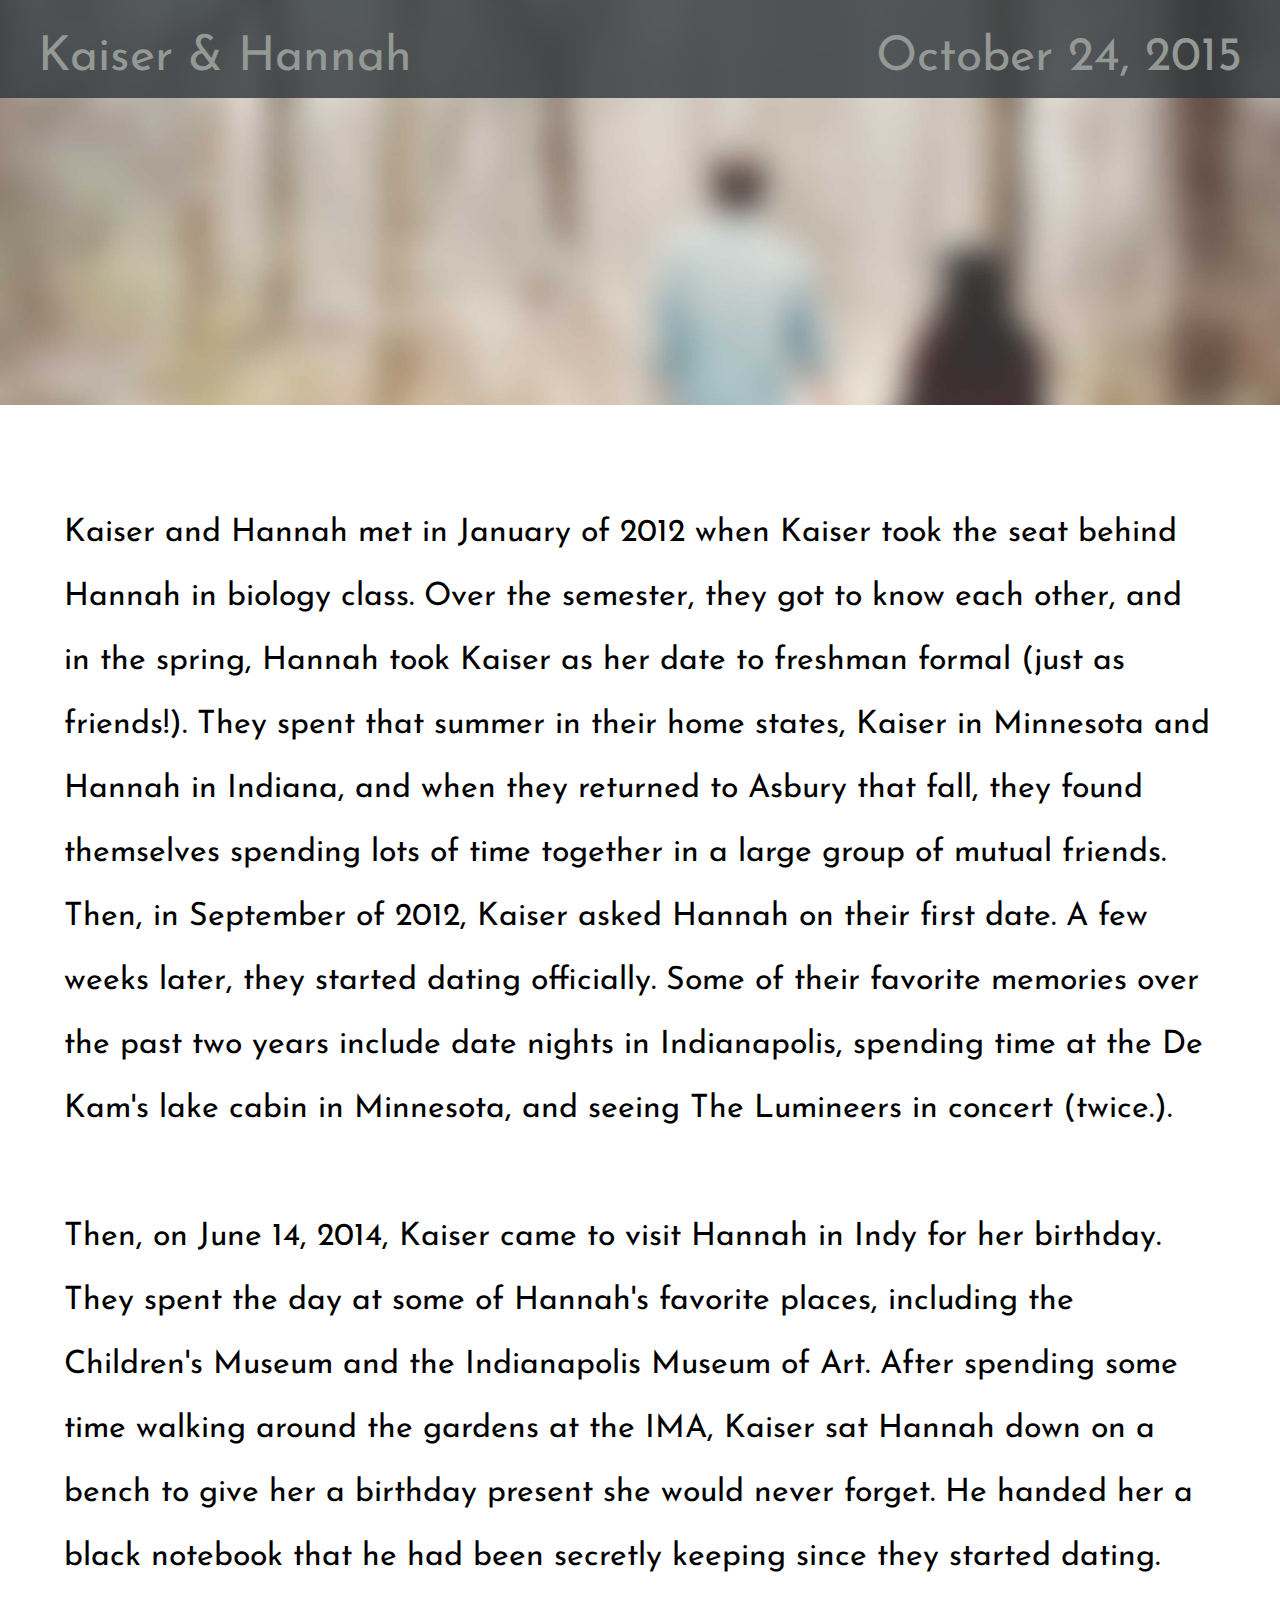
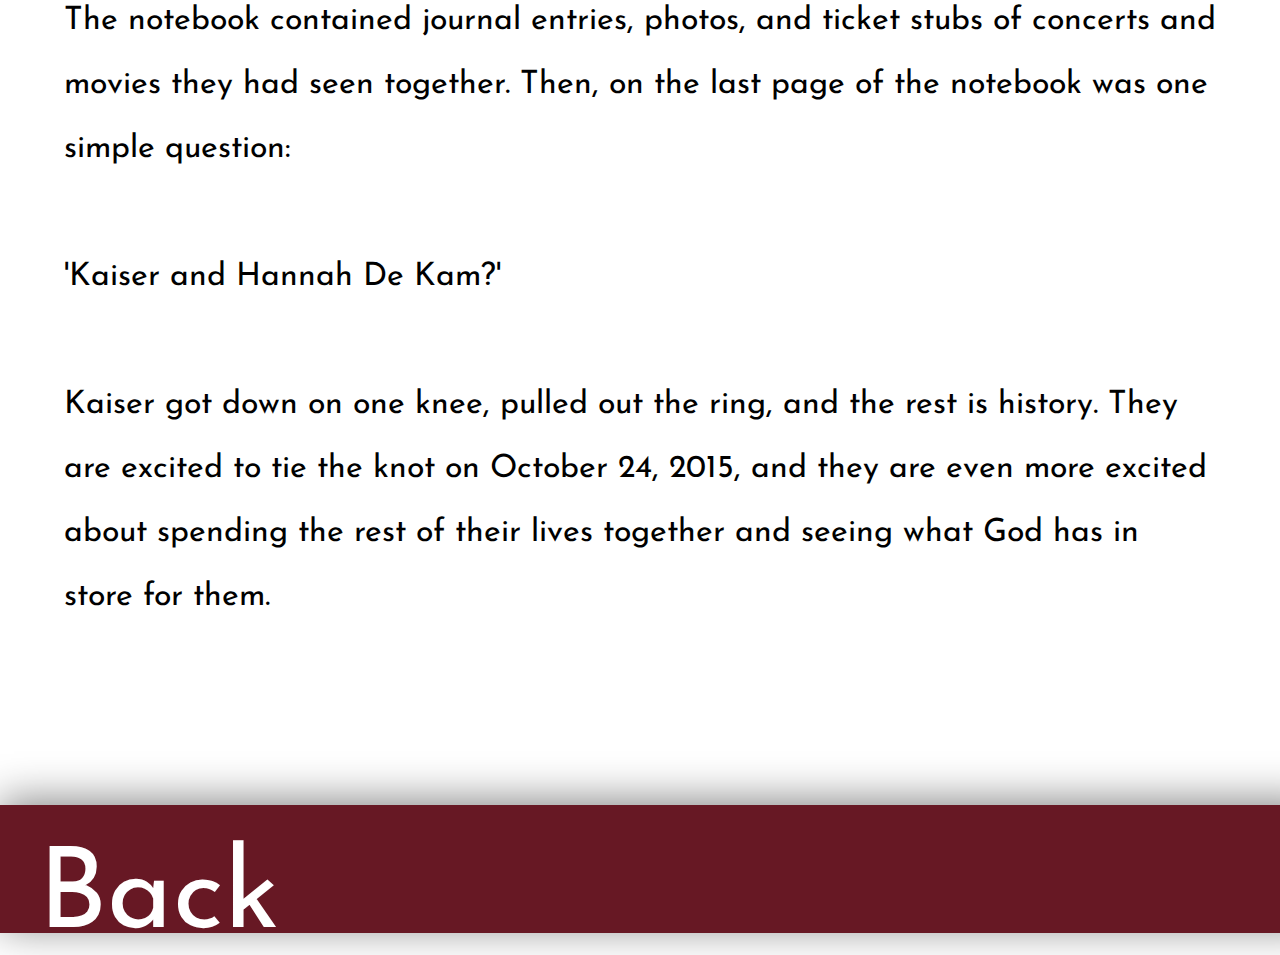
<file: mobile-about.html>
<Doctype!>
<html>
    <head>
        <link href="mobile-about.css" rel="stylesheet" type="text/css"/>
        <link href='http://fonts.googleapis.com/css?family=Josefin+Sans:300,400|Oxygen:400,300' rel='stylesheet' type='text/css'>
        <link href='http://fonts.googleapis.com/css?family=Allura|Merriweather:400,300,200,100' rel='stylesheet' type='text/css'>
        <title>#HereComeTheDeKams</title>

    </head>
    <body>
        <div id="container">
            <div id="header">
                <p id="name">Kaiser &amp Hannah</p>
                <p id="date">October 24, 2015</p>
            </div>
            
           <div id="open-image" class="open-default">
            
               <a href="index.html"><h3 class="mobile-headline">About</h3></a>

<!--              <img src="images/woods_web2.jpg">-->
               
            </div>
            
            <div class="content">
                <p>
                   Kaiser and Hannah met in January of 2012 when Kaiser took the seat behind Hannah in biology class.
Over the semester, they got to know each other, and in the spring, Hannah took Kaiser as her date to freshman formal (just as friends!). They spent that summer in their home states, Kaiser in Minnesota and Hannah in Indiana, and when they returned to Asbury that fall, they found themselves spending lots of time together in a large group of mutual friends. 
Then, in September of 2012, Kaiser asked Hannah on their first date. A few weeks later, they started dating officially. Some of their favorite memories over the past two years include date nights in Indianapolis, spending time at the De Kam&#39;s lake cabin in Minnesota, and seeing The Lumineers in concert (twice.). <br><br>
Then, on June 14, 2014, Kaiser came to visit Hannah in Indy for her birthday. They spent the day at some of Hannah&#39;s favorite places, including the Children&#39;s Museum and the Indianapolis Museum of Art. After spending some time walking around the gardens at the IMA, Kaiser sat Hannah down on a bench to give her a birthday present she would never forget. He handed her a black notebook that he had been secretly keeping since they started dating. The notebook contained journal entries, photos, and ticket stubs of concerts and movies they had seen together. Then, on the last page of the notebook was one simple question:<br><br>
&#39;Kaiser and Hannah De Kam?&#39;<br><br>
Kaiser got down on one knee, pulled out the ring, and the rest is history. They are excited to tie the knot on October 24, 2015, and they are even more excited about spending the rest of their lives together and seeing what God has in store for them.
                
                </p>
                            <a href="mobile.html"><h3 class="footer">Back</h3></a>
            </div>
        </div>
    </body>
</html>
</file>
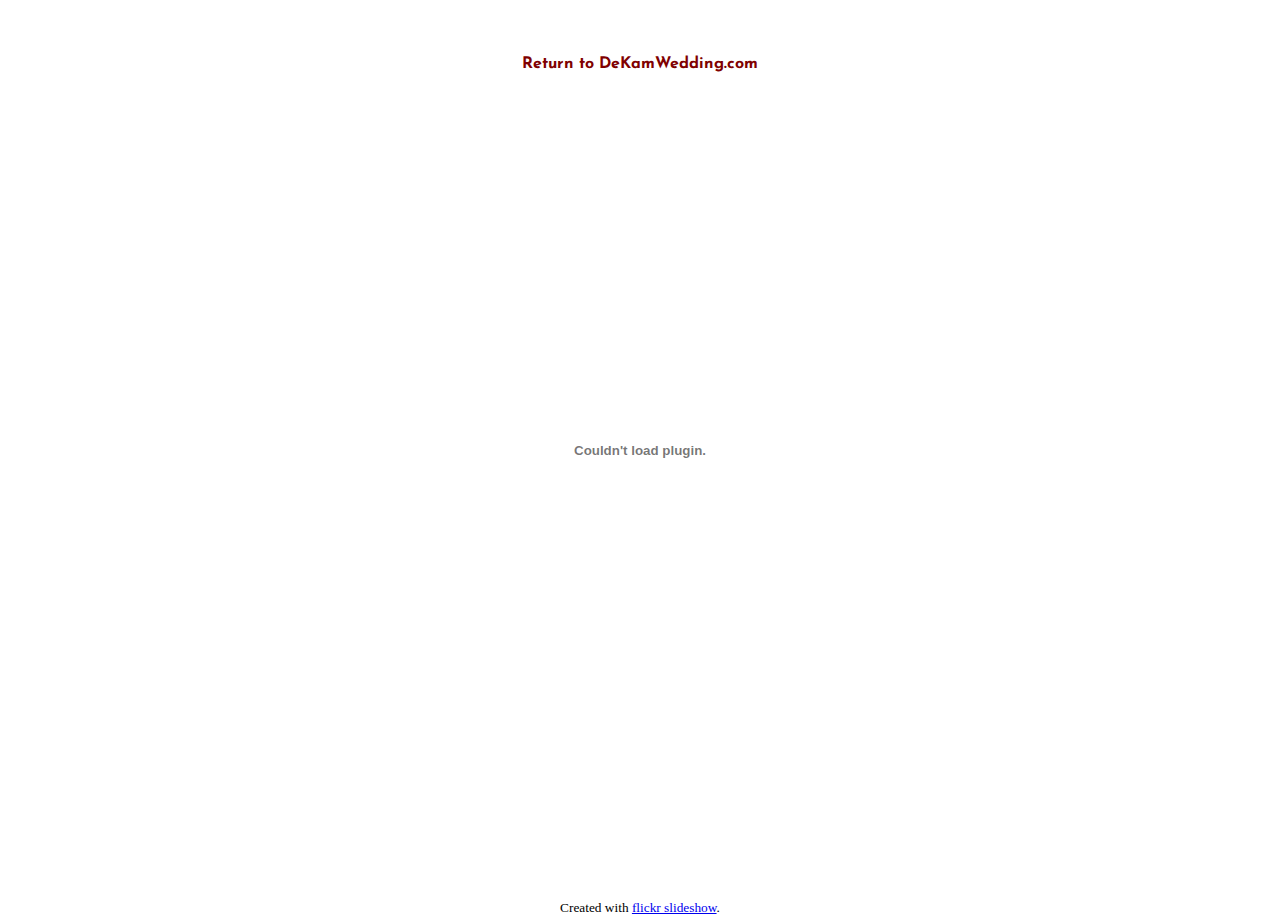
<file: photos.html>
<html>
    <head>
    <link href='http://fonts.googleapis.com/css?family=Josefin+Sans:300,400|Oxygen:400,300' rel='stylesheet' type='text/css'>
    </head>
    <style>
        body {margin: 0 0;}
        h1{
            position: absolute;
            top: 5%;
            left: 0%;
            text-align: center;
            width: 100%;
            z-index: auto;
            font-size: 1em;
            color: maroon;
            font-family: 'josefin sans', sans-serif;
        }
    </style>
    <body>
    <a href="index.html"><h1>Return to DeKamWedding.com</h1></a>
  <div style="width:100%;height:100%;text-align:center;margin:auto;" ><object width="100%" height="100%" classid="clsid:d27cdb6e-ae6d-11cf-96b8-444553540000"  codebase="http://download.macromedia.com/pub/shockwave/cabs/flash/swflash.cab#version=6,0,40,0"> <param name="flashvars" value="offsite=true&amp;lang=en-us&amp;page_show_url=%2Fphotos%2F101503806%40N08%2Fsets%2F72157650701673719%2Fshow&amp;page_show_back_url=%2Fphotos%2F101503806%40N08%2Fsets%2F72157650701673719%2F&amp;set_id=72157650701673719" /> <param name="allowFullScreen" value="true" /> <param name="src" value="https://www.flickr.com/apps/slideshow/show.swf?v=71649" /> <embed width="100%" height="100%" type="application/x-shockwave-flash" src="https://www.flickr.com/apps/slideshow/show.swf?v=71649" flashvars="offsite=true&amp;lang=en-us&amp;page_show_url=%2Fphotos%2F101503806%40N08%2Fsets%2F72157650701673719%2Fshow&amp;page_show_back_url=%2Fphotos%2F101503806%40N08%2Fsets%2F72157650701673719%2F&amp;set_id=72157650701673719" allowFullScreen="true" /> </object><br /><small>Created with <a href="http://www.flickrslideshow.com">flickr slideshow</a>.</small></div>
    
    
    </body></html>
</file>
<file: mobile-about.css>
body {
    background-color: white;
    margin: 0 0;
    width: 100%;
}
a {    text-decoration: none;
    margin: 0 0;
    padding: 0 0;
}
#container {
    position: absolute;
    top: 0;
    left: 0;
    margin: 0 0;
    width: 100%;
    height: 100%;

}

#header {
    position: absolute;
    top: 0;
    left: 0;
    margin: 0 0;
    width: 100%;
    height: 8%;
    padding: 1% 0%;
    background-color: rgba(47, 54, 59, .8);
    z-index: 5;
}
#header p {    
    top: 30%;
}
#name {
    padding-left: 3%;
    margin: 0 0;
    position: relative;
    text-align: left;
    font-size: 3em;
    font-family: 'josefin sans', sans-serif;
    color: #939994;
    float: left;
}
#date {
    padding-right: 3%;
    margin: 0 0;
    position: relative;
    text-align: right;
    font-size: 3em;
    font-family: 'josefin sans', sans-serif;
    color: #939994;
    float: right;
}

#open-image {
    position:relative;
    width: 100%;
    height: 45%;
    margin: 0 0;
    background-color: #671824;
    background-image: url(images/woods_web2.jpg);
    background-position: center;
    background-size: cover;
}

#open-image img {
    width: 100%;
    height: 100%;
}
/*
.open-default {
    min-height: 100px;
    min-width: 100%;

}
*/

.mobile-headline {
    position:relative;
    top: 50%;
    left: 0%;
    width: 100%;
    height: 10%;
    text-align: left;
    font-size: 8em;
    font-family: allura, sans-serif;
    color: white;
    margin: 0 0;
    padding-top: 52%;

/*    background-color: red;*/
}

.content {
    position: relative;
}

.content p {
    position: relative;
    width: 90%;
/*    height: 100%;*/
    font-size: 2em;
    font-family: 'josefin sans', sans-serif;
    padding: 5% 5%;
    color: black;
    line-height: 2em;
    
}



.footer {
    position: relative;
    bottom: 15%;
    padding-left: 3%;
    width: 100%;
    height: 10%;
    background-color: #8C1824;
    background-color: #671824;
    text-align: left;
    padding-top: 3%;
    font-size: 7em;
    font-family: 'Josefin sans', sans-serif;
    font-weight: 400;
    color: white;
    margin-bottom: 25%;
    box-shadow: 0px -5px 40px #888888;

}
</file>
